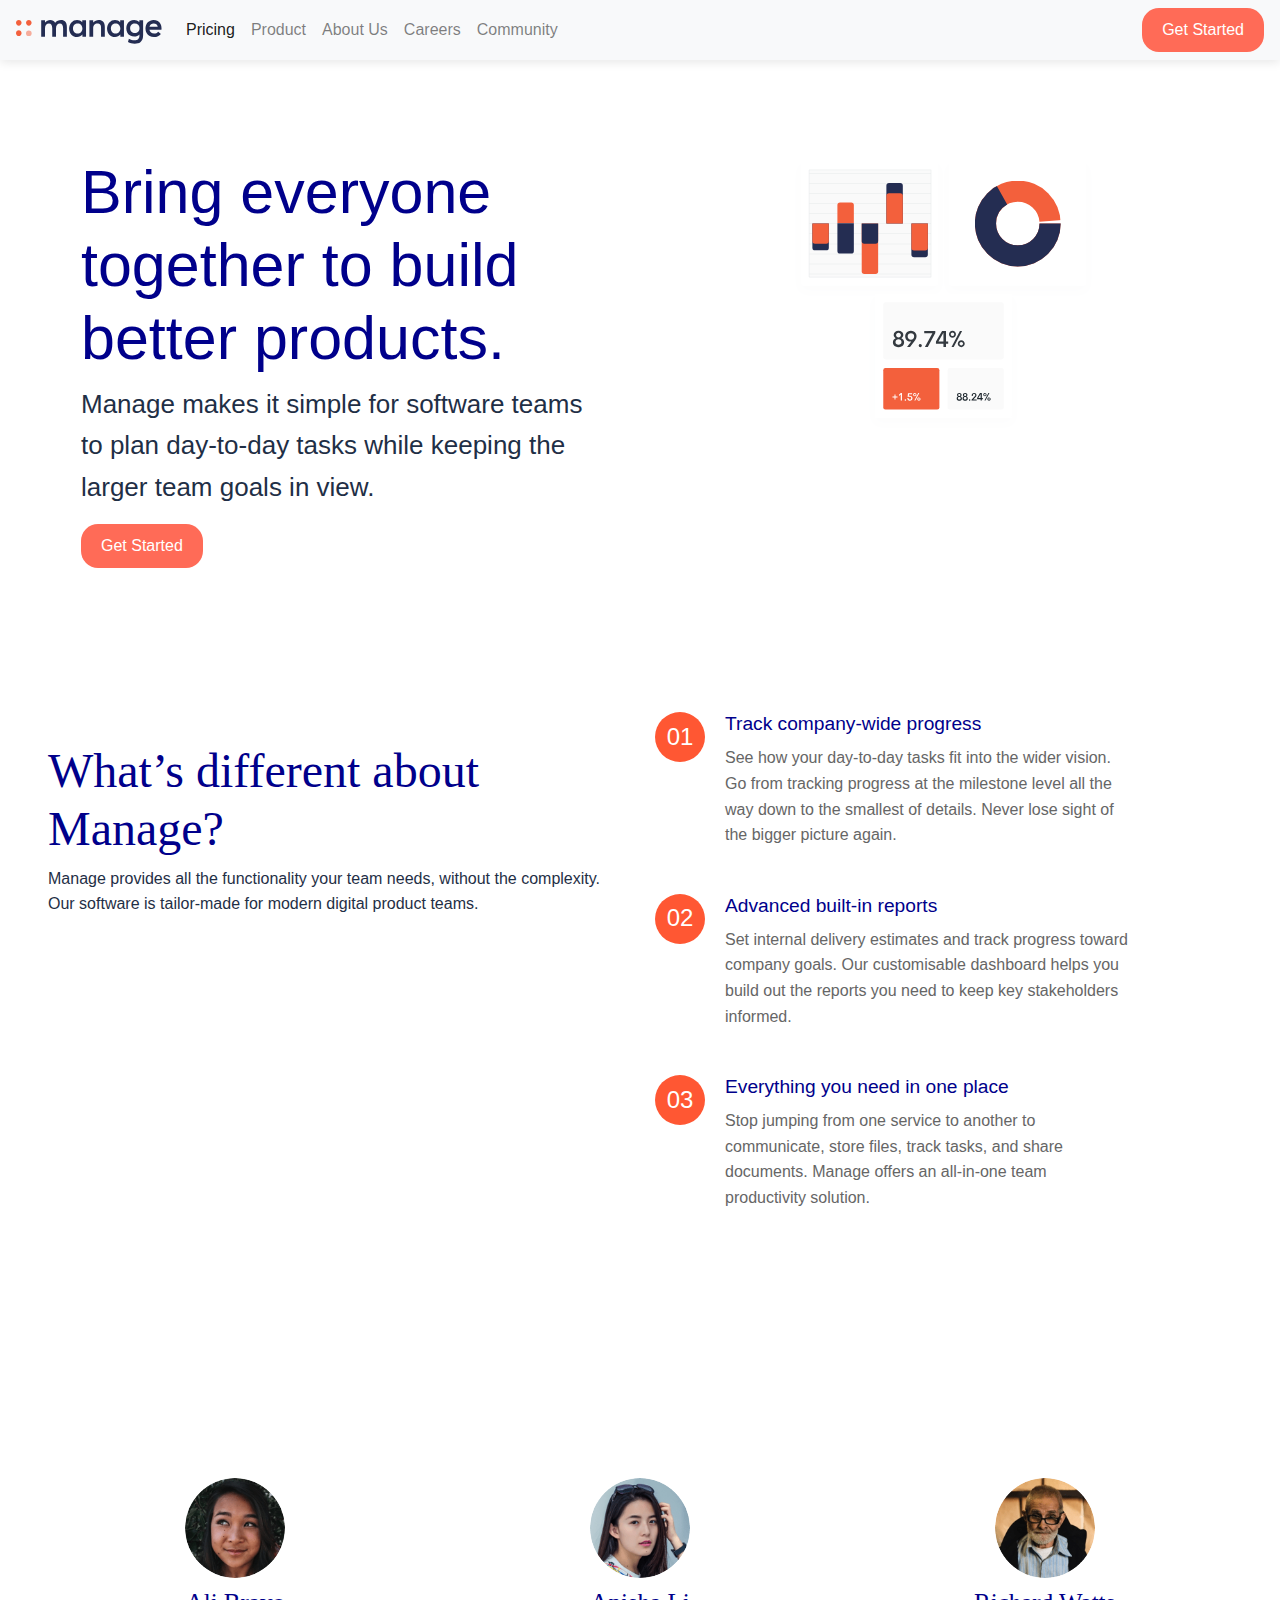
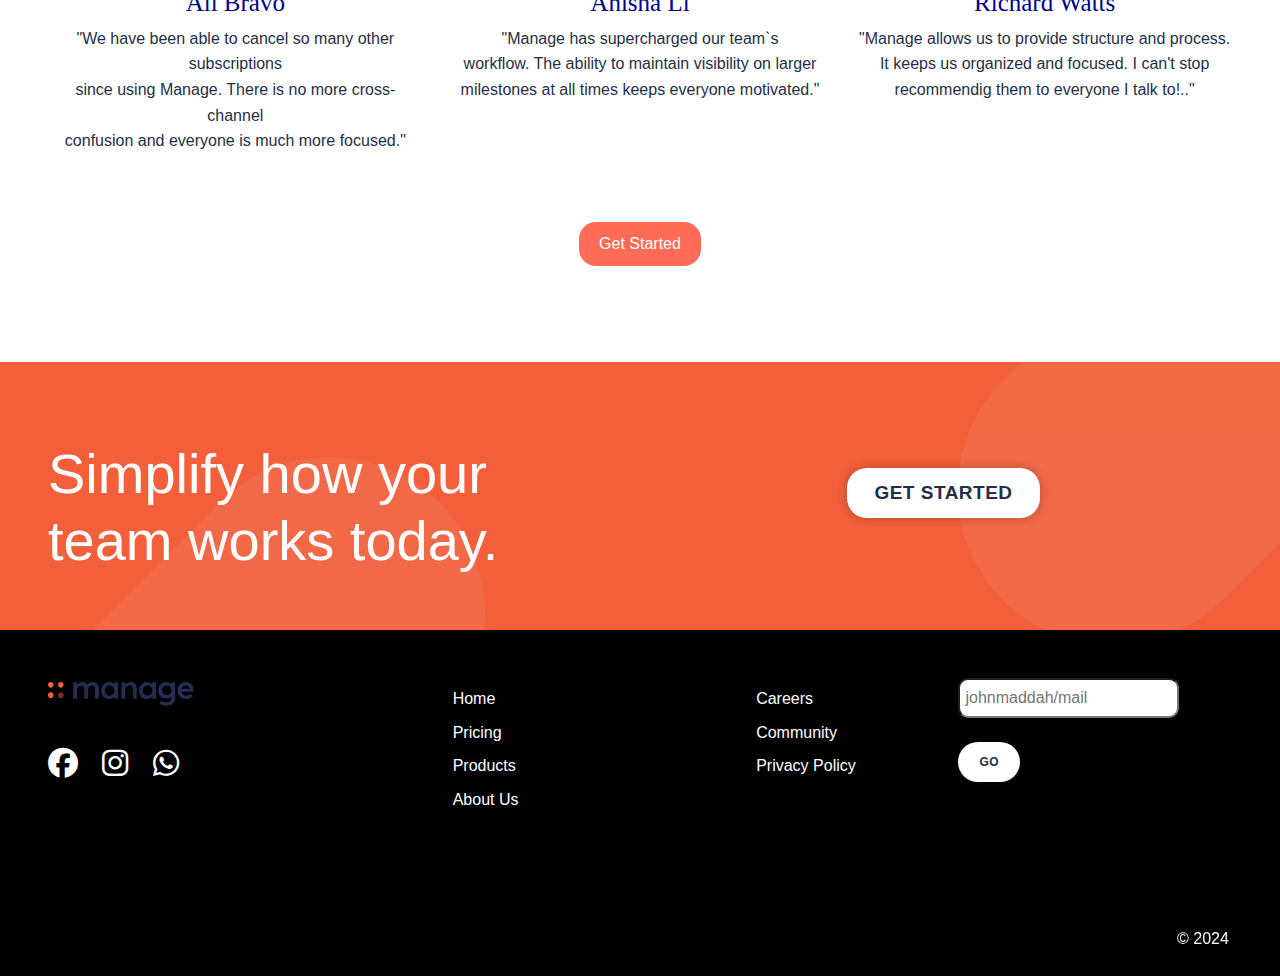
<file: index.html>
<!DOCTYPE html>
<html lang="en">
  <head>
    <meta charset="UTF-8" />
    <meta name="viewport" content="width=device-width, initial-scale=1.0" />
    <title>Manage Landing Page</title>
    <!--bootstrap-->
    <link rel="stylesheet" href="./css/bootstrap.min.css" />
    <!---font--->
    <link rel="stylesheet" href="./css/all.min.css" />

    <!-- wow js -->
    <link rel="stylesheet" href="https://cdnjs.cloudflare.com/ajax/libs/font-awesome/6.4.2/css/all.min.css">

    <link rel="stylesheet" href="./css/animate.css" />
    <link rel="icon" type="image/png" href="./images/manage-high-resolution-logo-transparent.png">
    <link
      rel="stylesheet"
      href="https://cdnjs.cloudflare.com/ajax/libs/animate.css/4.1.1/animate.min.css"
    />
    <!----my css---->

    <link rel="stylesheet" href="./css/style.css" />
    <link rel="stylesheet" href="./css/response.css" />
  </head>
  <body>
    <!-- Navigation Bar -->

    <nav class="navbar navbar-expand-lg navbar-light bg-light">
      <a class="navbar-brand"  href="#"><img src="./images/logo.svg" alt=""></a>
      <button class="navbar-toggler" type="button" data-toggle="collapse"
       data-target="#navbarSupportedContent" aria-controls="navbarSupportedContent" aria-expanded="false" aria-label="Toggle navigation">
        <span class="navbar-toggler-icon"></span>
      </button>
    
      <div class="collapse navbar-collapse" id="navbarSupportedContent">
        <ul class="navbar-nav mr-auto  ">
          <li class="nav-item active">
            <a class="nav-link " href="#">Pricing <span class="sr-only">(current)</span></a>
          </li>
          <li class="nav-item">
            <a class="nav-link" href="#">Product</a>
          </li>
          <li>
            <a class="nav-link " href="#" >
              About Us
            </a>
          </li>
          <li class="nav-item">
            <a class="nav-link" href="#">Careers</a>
          </li>
          <li><a class="nav-link " href="#">Community</a></li>

        </ul>
          <button class="btn btn1" onclick="test()">Get Started</button>
      </div>
    </nav>
    <!-- <nav>
      <div class="logo"><span style="color:rgb(243, 96, 60)">::</span>Manage</div>
      <ul class="nav-links">
        <li><a href="#">Pricing</a></li>
        <li><a href="#">Product</a></li>
        <li><a href="#">About Us</a></li>
        <li><a href="#">Careers</a></li>
        <li><a href="#">Community</a></li>
      </ul>
      <button class="btn btn1" onclick="test()">Get Started</button>
    </nav> -->
    <!-- End Navigation Bar -->

    <!-- Hero Section -->
    <header class="container-fluid p-5">
      <div class="row">
        <div class="col-lg-6 col-md-12 col-sm-12 p-5 textt">
          <h1 class="respon1">
            Bring everyone
            together to build
            better products.
          </h1>
          <p class="parag1">Manage makes it simple for software teams
          <br>to plan day-to-day tasks while keeping the
          <br>larger team goals in view.</p>
          <button class="btn" onclick="test()">Get Started</button>
        </div>
        <div class="col-lg-6 col-md-12 col-sm-6 p-5">
          <div class="hero-image text-center">
            <img src="./images/illustration-intro.svg" alt="Statistics" />
          </div>
            <!-- <div class="hero-image ">
              <img src="./images/illustration-intro.svg" alt="Statistics" />
            </div> -->
        </div>
      </div>
      
      
    </header>

        <!-- End Hero Section -->


    <!-- Features Section -->
    <section class="container-fluid p-5">
        <div class="row">
            <!-- النص على اليسار -->
            <div class="col-lg-6 col-md-12">
                <h2 class="text">What’s different about <br>Manage?</h2>
                <p class="textt">Manage provides all the functionality your team needs, without the complexity. Our software is tailor-made for modern digital product teams.</p>
            </div>

            <!-- المميزات على اليمين -->
            <div class="col-lg-6 col-md-12">
                <div class="feature-box">
                    <h1>01</h1>
                    <div>
                        <h3>Track company-wide progress</h3>
                        <p>See how your day-to-day tasks fit into the wider vision. <br>Go from tracking progress at the milestone level all the<br> way down to the smallest of details. Never lose sight of<br> the bigger picture again.</p>
                    </div>
                </div>
                
                <div class="feature-box">
                    <h1>02</h1>
                    <div>
                        <h3>Advanced built-in reports</h3>
                        <p>Set internal delivery estimates and track progress toward<br> company goals. Our customisable dashboard helps you<br> build out the reports you need to keep key stakeholders<br> informed.</p>
                    </div>
                </div>

                <div class="feature-box">
                    <h1>03</h1>
                    <div>
                        <h3>Everything you need in one place</h3>
                        <p>Stop jumping from one service to another to<br> communicate, store files, track tasks, and share<br> documents. Manage offers an all-in-one team<br> productivity solution.</p>
                    </div>
                </div>
                
            </div>
            
        </div>
        
    </section>

    <!-- End Features Section -->


    <!-- Testimonials Section -->
     <section class="container-fluid p-5">
        <div class="row">
            <div class="col-lg12 col-md-12 text-center">
          <h2>What they’ve said</h2>
            </div>
            <div class="col-lg-4 col-md-4">
          <div class="testimonial text-center">
            <img src="./images/avatar-ali.png" alt="User 1" />
            <h3 class="dash">Ali Bravo</h3>

            <p>"We have been able to cancel so many other subscriptions<br>since using Manage. There is no more cross-channel<br>confusion and everyone is much more focused."</p>
          </div>
            </div>
            <div class="col-lg-4 col-md-4">
          <div class="testimonial text-center">
            <img src="./images/avatar-anisha.png" alt="User 2" />
            <h3 class="dash">Anisha Li</h3>

            <p>
              "Manage has supercharged our team`s<br>workflow. The ability to maintain visibility on larger<br> milestones at all times keeps everyone motivated."
            </p>
          </div>
          </div>
          <div class="col-lg-4 col-md-4">
          <div class="testimonial text-center">
            <img src="./images/avatar-richard.png" alt="User 3" />
            <h3 class="dash">Richard Watts</h3>
            <p>
              "Manage allows us to provide structure and process.<br>It keeps us organized and focused. I can't stop <br>recommendig them to everyone I talk to!.."
            </p>
          </div>
          </div>
        </div>
        <div class="col-lg-12 col-md-12 text-center p-5">
            <button class="btn" onclick="test()">Get Started</button>
        </div>
        </section> 

            <!-- End Testimonials Section -->

            <!-- Work Section  -->

            <section class="container-fluid p-5 test">
              
                <div class="row">
                    <div class="col-lg-6 col-md-12">
                        <h2 >Simplify how your team works today.</h2>

                    </div>
                    <div class="col-lg-6 col-md-6 text-center p-5 Test2">
                        <button class="btn" onclick="test()">Get Started</button>
                    </div>
                </div>
            </section>

    <!-- Footer Section -->
    <!-- <footer>
          <p>Simplify how your team works today.</p>
          <button class="btn">Get Started</button>
          <div class="footer-nav">
            <ul>
              <li><a href="#">Home</a></li>
              <li><a href="#">Pricing</a></li>
              <li><a href="#">Products</a></li>
              <li><a href="#">About Us</a></li>
            </ul>
          </div>
        </footer> -->
    <!-- End Footer Section -->

    <!-- Fainal Section -->

        <div class="container-fluid p-5" style="background-color: black;">
            <div class="row">
                <div class="col-lg-4 text-white">
                    <div class="widget">
                        <h4> <span ><img src="./images/logo.svg" alt=""></span></h4>

                        <br>
                        <div class="widget">
                            <ul class="list-unstyled social list">
                                    <a style="font-size: 30px; color: white; border-radius: 20px ; margin-right: 20px;" href="#"><span
                                            class="fa-brands fa-facebook"></i></span></a>
                                    <a style="font-size: 30px; color: white; border-radius: 20px; margin-right: 20px;" href="#"><span
                                            class="fa-brands fa-instagram"></i></span></a>
                                    <a style="font-size: 30px; color: white; border-radius: 20px; margin-right: 20px;" href="#"><span
                                            class="fa-brands fa-whatsapp"></i></span></a></li>
        
                            </ul>
                        </div>
                    </div>
                </div>

                    <div class="col-lg-3 text-white list">
                        <div class="widget">        
                            <ul class="list-unstyled  links mt-2">
                                <li class="mt-2"><a style="text-decoration: none; color:white" href="#">Home</a></li>
                                <li class="mt-2"><a style="text-decoration: none; color:white" href="#">Pricing</a></li>
                                <li class="mt-2"><a style="text-decoration: none; color:white" href="#">Products</a></li>
                                <li class="mt-2"><a style="text-decoration: none; color:white" href="#">About Us</a></li>
                            </ul>
                        </div>
                    </div>
        
                    <br>
                    <div class="col-lg-2 text-white list">
                        <div class="widget">
                            <ul class="list-unstyled  links mt-2 ">
                                <li class="mt-2"><a style="text-decoration: none; color:white" href="#">Careers</a></li>
                                <li class="mt-2"><a style="text-decoration: none; color:white" href="#">Community</a></li>
                                <li class="mt-2"><a style="text-decoration: none; color:white" href="#">Privacy Policy</a></li>
                            </ul>
                        </div>
                    </div>
                
                    <br>
                    <div class="col-lg-2 test2 list">
                        <input class="inputt" type="text" name="searchbar" placeholder="johnmaddah/mail">
                        <button type="submit" class="btn mt-4" onclick="test()" >Go</button>
                    </div>
            </div>
        </div>
        <footer class="footer ">
            <marquee>© 2024 <span>Leon</span> All Right Reserved</marquee>
        </footer>

    <!-- jquery -->
    <script src="./js/jquery-3.6.1.min.js"></script>
    <script src="./js/popper.min.js"></script>
    <script src="./js/bootstrap.min.js"></script>

    <!-- wow -->
    <script src="./js/wow.min.js"></script>
    <script>
      new WOW().init();
    </script>
    <!-- my js -->
    <script src="./js/test.js"></script>
  </body>
</html>
</file>
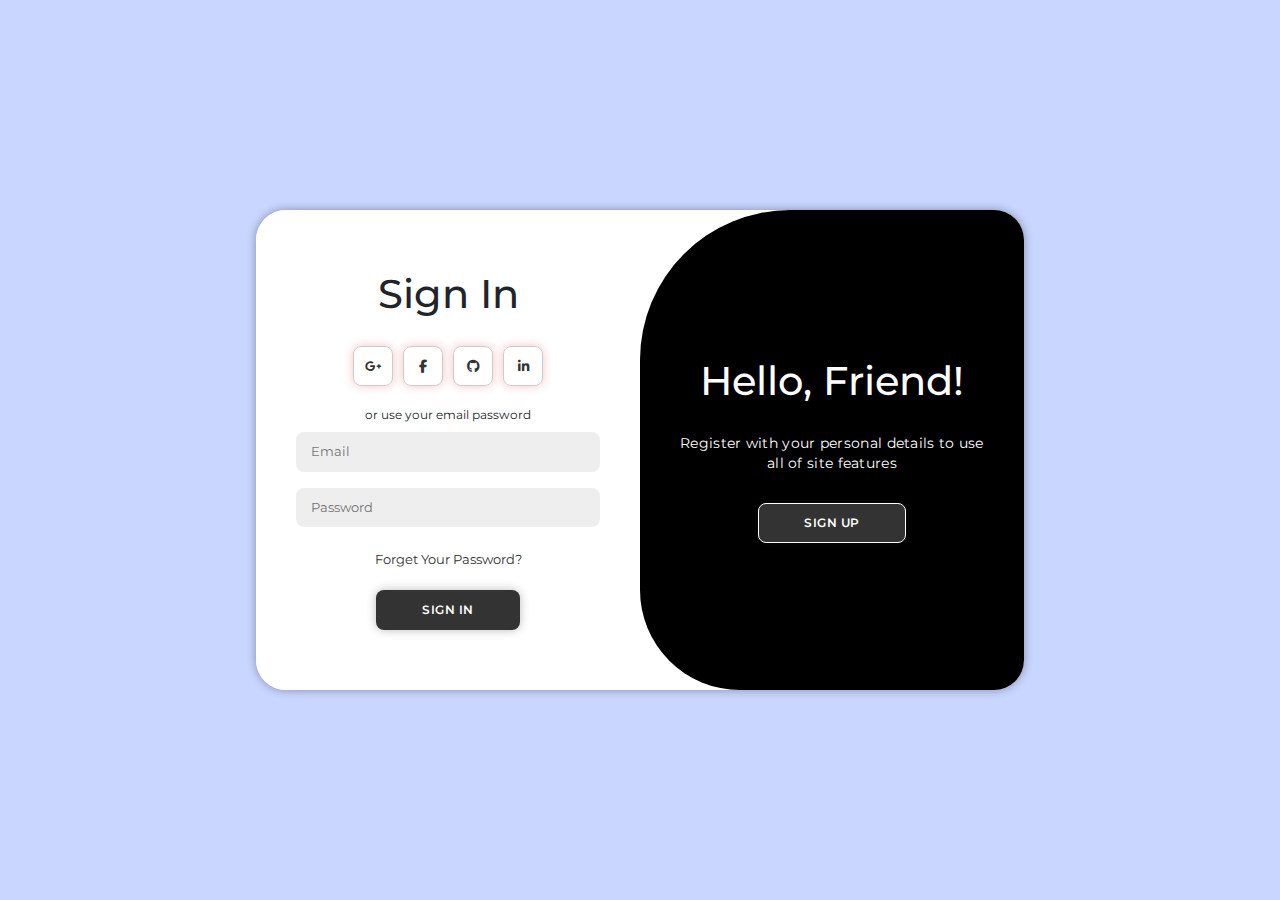
<file: login.html>
<!DOCTYPE html>
<html lang="en">
  <head>
    <meta charset="UTF-8" />
    <meta name="viewport" content="width=device-width, initial-scale=1.0" />
    <title>Manage Landing Page</title>
    <!--bootstrap-->
    <link rel="stylesheet" href="./css/bootstrap.min.css" />
    <!---font--->
    <link rel="stylesheet" href="./css/all.min.css" />

    <!-- wow js -->
    <link rel="stylesheet" href="./css/animate.css" />
        <link rel="stylesheet" href="https://cdnjs.cloudflare.com/ajax/libs/font-awesome/6.4.2/css/all.min.css">

    <link
      rel="stylesheet"
      href="https://cdnjs.cloudflare.com/ajax/libs/animate.css/4.1.1/animate.min.css"
    />
    <!----my css---->

    <link rel="stylesheet" href="./css/login.css" />
    <link rel="stylesheet" href="./css/response.css" />

  </head>
  <body>
    <div class="container " id="container">
      <div class="form-container sign-up">
        <form>
          <h1>Create Account</h1>
          <div class="social-icons">
            <a href="#" class="icon"
              ><i class="fa-brands fa-google-plus-g"></i
            ></a>
            <a href="#" class="icon"><i class="fa-brands fa-facebook-f"></i></a>
            <a href="#" class="icon"><i class="fa-brands fa-github"></i></a>
            <a href="#" class="icon"
              ><i class="fa-brands fa-linkedin-in"></i
            ></a>
          </div>
          <span>or use your email for registration</span>
          <input type="text" placeholder="Name" />
          <input type="email" placeholder="Email" />
          <input type="password" placeholder="Password" />
          <button class="btn" >Sign Up</button>
        </form>
      </div>
      <div class="form-container sign-in">
        <form>
          <h1>Sign In</h1>
          <div class="social-icons">
            <a href="#" class="icon"
              ><i class="fa-brands fa-google-plus-g"></i
            ></a>
            <a href="#" class="icon"><i class="fa-brands fa-facebook-f"></i></a>
            <a href="#" class="icon"><i class="fa-brands fa-github"></i></a>
            <a href="#" class="icon"
              ><i class="fa-brands fa-linkedin-in"></i
            ></a>
          </div>
          <span>or use your email password</span>
          <input id="input" type="email" placeholder="Email" />
          <input id="pass" type="password" placeholder="Password" />
          <a class="pass" href="#">Forget Your Password?</a>
          <button class="btn" id="btn">Sign In</button>
        </form>
      </div>
      <div class="toggle-container">
        <div class="toggle">
          <div class="toggle-panel toggle-left">
            <h1>Welcome Back!</h1>
            <p>Enter your personal details to use all of site features</p>
            <button class="hidden" id="login">Sign In</button>
          </div>
          <div class="toggle-panel toggle-right">
            <h1>Hello, Friend!</h1>
            <p>
              Register with your personal details to use all of site features
            </p>
            <button class="hidden" id="register">Sign Up</button>
          </div>
        </div>
      </div>
    </div>
    <!-- jquery -->
    <script src="./js/jquery-3.6.1.min.js"></script>
    <script src="./js/popper.min.js"></script>
    <script src="./js/bootstrap.min.js"></script>

    <!-- wow -->
    <script src="./js/wow.min.js"></script>
    <script>
      new WOW().init();
    </script>
    <!-- my js -->
    <script src="./js/test.js"></script>
  </body>
</html>
</file>
<file: css/style.css>
* {
  margin: 0;
  padding: 0;
  box-sizing: border-box;
}

body {
  font-family: Arial, sans-serif;
  color: #1F2F46;
  line-height: 1.6;
}

/* Navigation */
nav {
  display: flex;
  justify-content: space-between;
  /* align-items: center; */
  padding: 20px;
  /* background-color: #fff; */
  box-shadow: 0 2px 10px rgba(0, 0, 0, 0.1);
}
.logo{
  font-size: 25px;
  margin-left: 50px;
}

.nav-links {
  display: flex;
  list-style: none;
  font-size: 20px;
}

.nav-links li {
  margin: 0 15px;
}

.nav-links a {
  text-decoration: none;
  color: #1F2F46;
}
.btn1 {
  background-color: #FF6B57;
  color: white;
  padding: 10px 20px;
  border: none;
  border-radius: 17px;
  cursor: pointer;
}

.btn {
  background-color: #FF6B57;
  color: white;
  padding: 10px 20px;
  border: none;
  border-radius: 17px;
  cursor: pointer;
}

/* Hero Section */
/* .hero {
  display: flex;
  justify-content: space-between;
  align-items: center;
  padding: 50px;
  width: 100%;
  background-color: #F6F8FB;
} */

.row h1 {
  font-size: 61px;
  color: darkblue;
  font-family: sans-serif;

}
.row .parag1{
  font-size: 26px;

}


.hero-image img {
  width: 60%;

}


/* .percentage-box {
  /* border: 1px solid ; */
  /* margin-top: 50px;
  margin-left: 350px;
  width: 100px;
  text-align: center;
  font-family: Arial, sans-serif;
} */

/* .percentage {
  font-size: 25px;
  font-weight: bold;
  color: #1f2f46;
}

.small-data {
  display: flex;
  justify-content: space-between;
  margin-top: 10px;
}

.change {
  border: 1px solid #ff6b57 ;
  color: white;
  border-radius: 5px;
  background-color: #FF6B57;
  margin-right: 16px;
}

.value {
  color: #1f2f46;
}  */ 

/* Features Section */
.row .text{
  font-size: 3rem;
  font-family: 'Times New Roman', Times, serif;
  /* margin-bottom: 20px; */
  color: darkblue;
}
.feature-box {
  display: flex;
  /* align-items: center; */
  margin-bottom: 30px;
}

.feature-box h1 {
  background-color: #ff5733; 
  color: white;
  width: 50px;
  height: 50px;
  display: flex;
  justify-content: center;
  align-items: center;
  border-radius: 50%;
  margin-right: 20px;
  font-size: 1.5rem;
}

.feature-box h3 {
  font-size: 1.2rem;
  margin-bottom: 10px;
  color: darkblue;
}

.feature-box p {
  color: #666;
  font-size: 1rem;
}

/* Testimonials Section */
.testimonials {
  padding: 50px;
  background-color: #F6F8FB;
  text-align: center;
}

.testimonial {
  margin: 20px 0;
}

.testimonial img {
  border-radius: 50%;
  width: 100px;
  height: 100px;
  margin-bottom: 10px;
}

/* Work Section */

.test{
  background-color: rgb(242, 95, 58);
  background-image: url(../images/bg-simplify-section-desktop.svg);
}

.test .btn{
  background-color: #FF6B57;
  color: black;
  padding: 10px 20px;
  border: none;
  border-radius: 17px;
  cursor: pointer;
}

.test .btn{
  background-color: white;
  color:#1f2f46;
  font-size: 19px;
  padding: 10px 26px;
  border: 1px solid transparent ;
  border-radius: 20px;
  font-weight: 600;
  letter-spacing: 0.5px;
  text-transform: uppercase;
  margin-top: 10px;
  cursor: pointer ;
  box-shadow: 0 0 10px rgba(34,31,31,0.3);
  transition: 0.5s ease;
  
}


.test .btn.hidden{
  background-color:lightsalmon;
  border-color: #fff;
  
}

.test .btn:hover{
  background-color: orangered;
  transform: scale(1.1);
  color: white;
}


/* Footer Section */

.inputt{
  border-radius: 10px;
  padding: 5px 5px;
}
.test2 .btn{
  background-color: #FF6B57;
  color: black;
  padding: 10px 20px;
  border: none;
  border-radius: 17px;
  cursor: pointer;
}

.test2 .btn{
  background-color: white;
  color:#1f2f46;
  font-size: 12px;
  padding: 10px 20px;
  border: 1px solid transparent ;
  border-radius: 20px;
  font-weight: 600;
  letter-spacing: 0.5px;
  text-transform: uppercase;
  cursor: pointer ;
  box-shadow: 0 0 10px rgba(34,31,31,0.3);
  transition: 0.5s ease;
  
}


.test2 .btn.hidden{
  background-color:lightsalmon;
  border-color: #fff;
  
}

.test2 .btn:hover{
  background-color: orangered;
  transform: scale(1.1);
  color: white;
}


footer {
  padding: 50px;
  background-color: #FF6B57;
  text-align: center;
  color: white;
}

.footer-nav ul {
  list-style: none;
  display: flex;
  justify-content: center;
}

.footer-nav li {
  margin: 0 15px;
}

.footer-nav a {
  color: white;
  text-decoration: none;
}



body {
  background: linear-gradient(to-right, #e2e2e2, #c9d6ff);
  display: flex;
  align-items: r;
  justify-content: left;
  flex-direction: column;
  height: 100vh;
}

.container {
  background-color: #fff;
  border-radius: 30px;
  box-shadow: 0px 0px 10px rgba(0, 0, 0, 0.35);
  position: relative;
  overflow: hidden;
  width: 768px;
  max-width: 100%;
  min-height: 480px;
}

.container p {
  font-size: 14px;
  line-height: 20px;
  letter-spacing: 0.3px;
  margin: 20px 0;
}

.container span {
  font-size: 12px;
}


.container a {
    color: #333;
  font-size: 13px;
  text-decoration: none;
  margin: 15px 0 10px;
}


.container button{
    background-color: black;
    color:#fff;
    font-size: 12px;
    padding: 10px 45px;
    border: 1px solid transparent ;
    border-radius: 8px;
    font-weight: 600;
    letter-spacing: 0.5px;
    text-transform: uppercase;
    margin-top: 10px;
    cursor: pointer ;
    box-shadow: 0 0 10px rgba(34,31,31,0.3);
    transition: 0.5s ease;
    
}


.container button.hidden{
    background-color:orangered;
    border-color: #fff;
    
}

.container button:hover{
    background-color: orangered;
    transform: scale(1.1);
}

.container form{
    background-color: #fff;
    display: flex;
    align-items: center;
    justify-content: center;
    flex-direction: column;
    padding: 0  40px;
    height: 100%;
}

.container input{
    background-color: #eee;
    border: none;
    display: flex;
    margin: 8px 0;
    padding: 10px 15px;
    font-size: 13px;
    border-radius: 8px;
    width: 100%;
    outline: none;
}
.row h2 {
  font-size: 56px;
  color: white;
  font-family: sans-serif;
  margin-top: 30px;


}
.form-container{
    position: absolute;
    top: 0;
    height: 100%;
    transition: all 0.6s ease-in-out;
}

.sign-in{
    left: 0;
    width: 50%;
    z-index: 2;
}

.container.active .sign-in{
    transform: translateX(100%);
    
}

.sign-up{
    left: 0;
    width: 50%;
    opacity: 0;
    z-index: 1;
}


.container.active .sign-up{
    transform: translateX(100%);
    opacity: 1;
    z-index: 5;
    animation: move 0.6s;
}




.row .dash{
  font-size: 25px;
  font-family: 'Times New Roman', Times, serif;
  color:darkblue ;
}

.footer{
  background-color: black;
  height: 5px;

}
</file>
<file: css/response.css>
* {
  margin: 0;
  padding: 0;
  box-sizing: border-box;
}
/*   For Tablet  */
@media (max-width: 768px) {
  nav {
    padding: 15px;
  }

  .logo {
    font-size: 25px;
  }

  .nav-links {
    font-size: 15px;
    padding: 6px;
  }
  .btn1 {
    padding: 11px 9px;
  }

  .textt {
    text-align: center;
  }
  .respon1 {
    font-size: 50px;
  }

  .hero-image img {
    width: 100%;
  }
  .parag1 {
    font-size: 20px;
  }

  .percentage-box {
    margin-left: 241px;
  }

  .row .text {
    text-align: center;
    font-size: 50px;
  }
  .textt {
    text-align: center;
    font-size: 20px;
  }
  .test {
    text-align: center;
  }
  .Test2 {
    margin-left: 160px;
  }
}

/*  for Mobile   */

@media (max-width: 600px) {
  .logo {
    font-size: 14px;
    margin-inline-start: 10px;
  }

  .nav-links {
    padding: 1px;
    font-size: 12px;
  }
  .nav-links li {
    margin-left: 6px;
  }
  .respon1 {
    font-weight: bold;
    font-size: 20;
  }
  .parag1 {
    font-size: 14px;
    padding: 3px;
  }
  .hero-image img {
    width: 300px;
    margin-left: -62px;
  }
  .percentage-box {
    margin-left: 30px;
  }
  .row .text {
    font-size: 32px;
  }
  .textt {
    text-align: center;
    font-size: 15px;
  }

  .row h1 {
    font-size: 19px;
  }
  .row .parag1 {
    font-size: 14px;
  }
  .Test2 {
    margin-left: 6px;
  }
  .row h2 {
    font-size: 36px;
    font-weight: bold;
    color: white;
    font-family: sans-serif;
  }
  .test .btn {
    font-size: 12px;
    padding: 12px 24px;
  }

  h4 {
    text-align: center;
  }
  .list{
    text-align: center;
  }
}
</file>
<file: css/login.css>
@import url("https://fonts.googleapis.com/css2?family=Montserrat:ital,wght@0,100..900;1,100..900&display=swap");

* {
  margin: 0;
  padding: 0;
  box-sizing: border-box;
  font-family: "Montserrat", sans-serif;
}

body {
  background-color: #c9d6ff;
  background: linear-gradient(to-right, #e2e2e2, #c9d6ff);
  display: flex;
  align-items: center;
  justify-content: center;
  flex-direction: column;
  height: 100vh;
}

.container {
  background-color: #fff;
  border-radius: 30px;
  box-shadow: 0px 0px 10px rgba(0, 0, 0, 0.35);
  position: relative;
  overflow: hidden;
  width: 768px;
  max-width: 100%;
  min-height: 480px;
}

.container p {
  font-size: 14px;
  line-height: 20px;
  letter-spacing: 0.3px;
  margin: 20px 0;
}

.container span {
  font-size: 12px;
}

.container a {
  color: #333;
  font-size: 13px;
  text-decoration: none;
  margin: 15px 0 10px;
}

.container button {
  background-color: #333;
  color: #fff;
  font-size: 12px;
  padding: 10px 45px;
  border: 1px solid transparent;
  border-radius: 8px;
  font-weight: 600;
  letter-spacing: 0.5px;
  text-transform: uppercase;
  margin-top: 10px;
  cursor: pointer;
  box-shadow: 0 0 10px rgba(34, 31, 31, 0.3);
  transition: 0.5s ease;
}

.container button.hidden {
  background-color: #333;
  border-color: #fff;
}

.container button:hover {
  background-color: dimgrey;
  transform: scale(1.1);
}

.container form {
  background-color: #fff;
  display: flex;
  align-items: center;
  justify-content: center;
  flex-direction: column;
  padding: 0 40px;
  height: 100%;
}

.container input {
  background-color: #eee;
  border: none;
  display: flex;
  margin: 8px 0;
  padding: 10px 15px;
  font-size: 13px;
  border-radius: 8px;
  width: 100%;
  outline: none;
}

.form-container {
  position: absolute;
  top: 0;
  height: 100%;
  transition: all 0.6s ease-in-out;
}

.sign-in {
  left: 0;
  width: 50%;
  z-index: 2;
}

.container.active .sign-in {
  transform: translateX(100%);
}

.sign-up {
  left: 0;
  width: 50%;
  opacity: 0;
  z-index: 1;
}

.container.active .sign-up {
  transform: translateX(100%);
  opacity: 1;
  z-index: 5;
  animation: move 0.6s;
}

@keyframes move {
  0%,
  49.99% {
    opacity: 0;
    z-index: 1;
  }
  50%,
  100% {
    opacity: 1;
    z-index: 5;
  }
}

.social-icons {
  margin: 20px 0;
}

.social-icons a {
  border: 1px solid #ccc;
  border-radius: 20%;
  display: inline-flex;
  justify-content: center;
  align-items: center;
  margin: 0 3px;
  width: 40px;
  height: 40px;
  cursor: pointer;
  box-shadow: 0 0 10px rgba(218, 59, 59, 0.3);
  transition: 0.3s ease;
}

.social-icons a:hover {
  transform: translateY(-25%);
  background-color: orangered;
}

.toggle-container {
  position: absolute;
  top: 0;
  left: 50%;
  width: 50%;
  height: 100%;
  overflow: hidden;
  transition: all 0.6s ease-in-out;
  border-radius: 150px 0 0 100px;
  z-index: 1000;
}

.container.active .toggle-container {
  transform: translateX(-100%);
  border-radius: 0 150px 100px 0;
}

.toggle {
  height: 100%;
  background: black;
  position: relative;
  left: -100%;
  height: 100%;
  width: 200%;
  transform: translateX(0);
  transition: all 0.6s ease-in-out;
}

.container.active .toggle {
  transform: translateX(50%);
}

.toggle-panel {
  position: absolute;
  color: #fff;
  width: 50%;
  height: 100%;
  display: flex;
  align-items: center;
  justify-content: center;
  flex-direction: column;
  padding: 0 30px;
  text-align: center;
  top: 0;
  transform: translateX(0);
  transition: all 0.6s ease-in-out;
}

.toggle-left {
  transform: translateX(-200%);
}

.container.active .toggle-left {
  transform: translateX(0);
}

.toggle-right {
  right: 0;
  transform: translateX(0);
}

.container.active .toggle-right {
  transform: translateX(200%);
}

.toggle p {
  color: #fff;
}
@media (max-width: 600px) {
  .container form {
    margin-top: 26px;
    padding: 0;
    margin-left: 10px;
  }

  .social-icons {
    margin: 8px 25px;
  }
  .container span {
    font-size: 12px;
    text-align: center;
  }
  .container input {
    text-align: center;
  }
  .container .pass {
    color: #333;
    font-size: 12px;
    text-decoration: none;
    margin-bottom: 15px;
  }
  .container .btn {
    background-color: #333;
    color: #fff;
    font-size: 12px;
    padding: 9px 41px;
    border: 1px solid transparent;
    border-radius: 14px;
    font-weight: 600;
    letter-spacing: 0.5px;
    text-transform: uppercase;
    margin-top: 2px;
    cursor: pointer;
    box-shadow: 0 0 10px rgba(34, 31, 31, 0.3);
    transition: 0.5s ease;
  }
  .container p {
    font-size: 14px;
    line-height: 18px;
    letter-spacing: 0.3px;
    margin: 20px 0;
  }
  h1,
  h1 {
    font-size: 1.5rem;
    text-align: center;
  }
}
</file>
